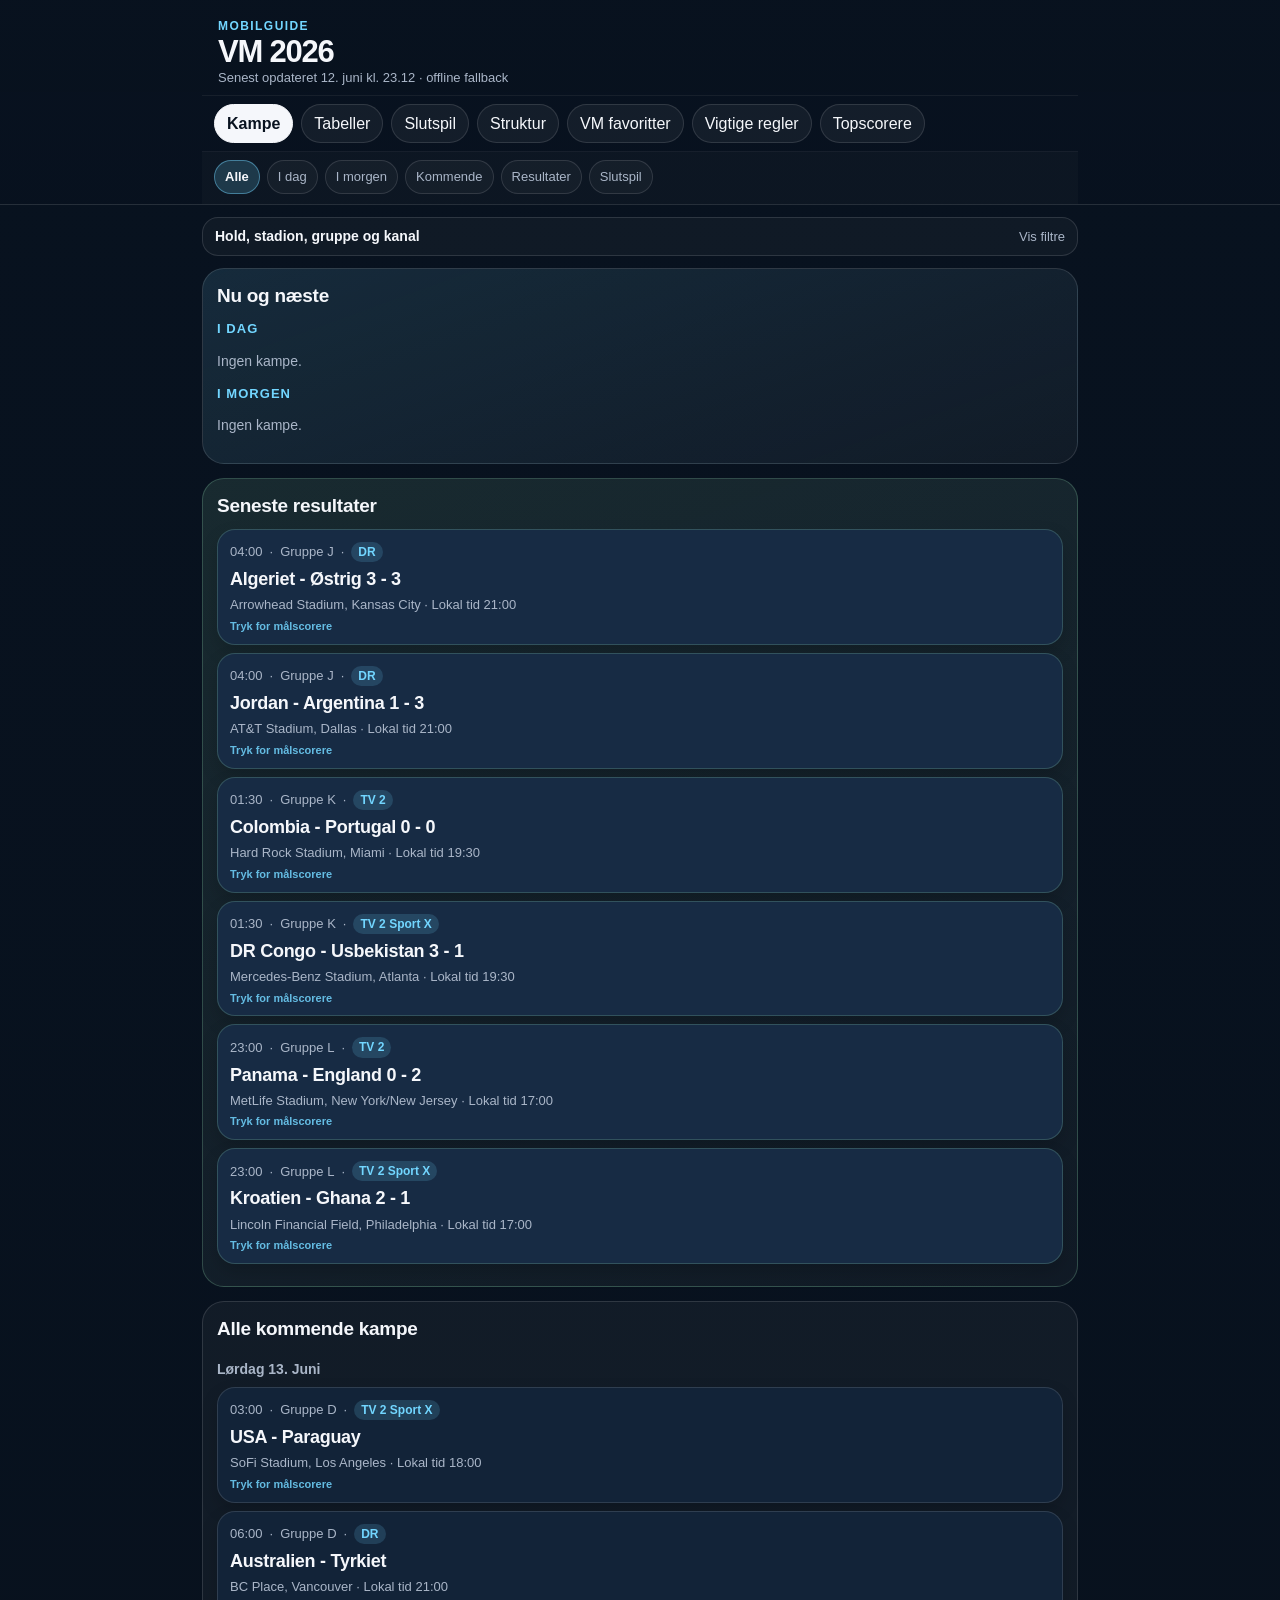
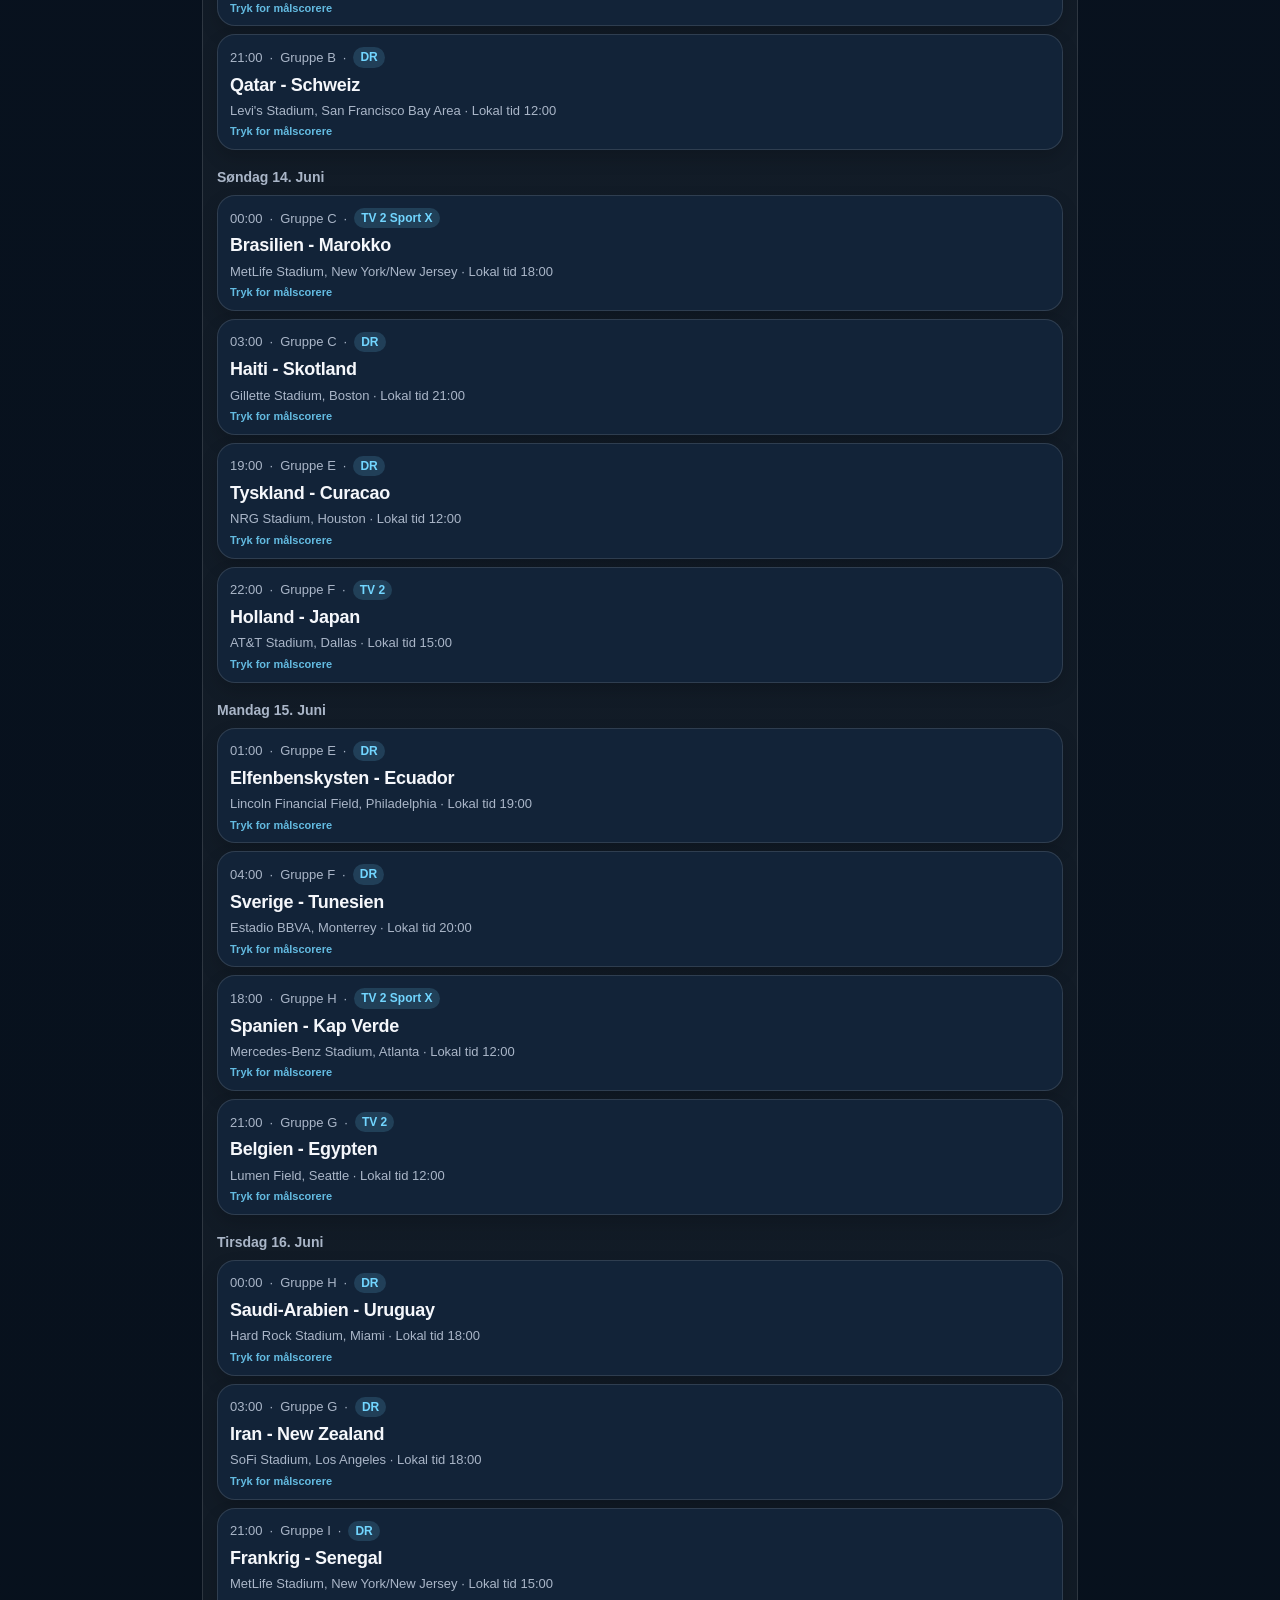
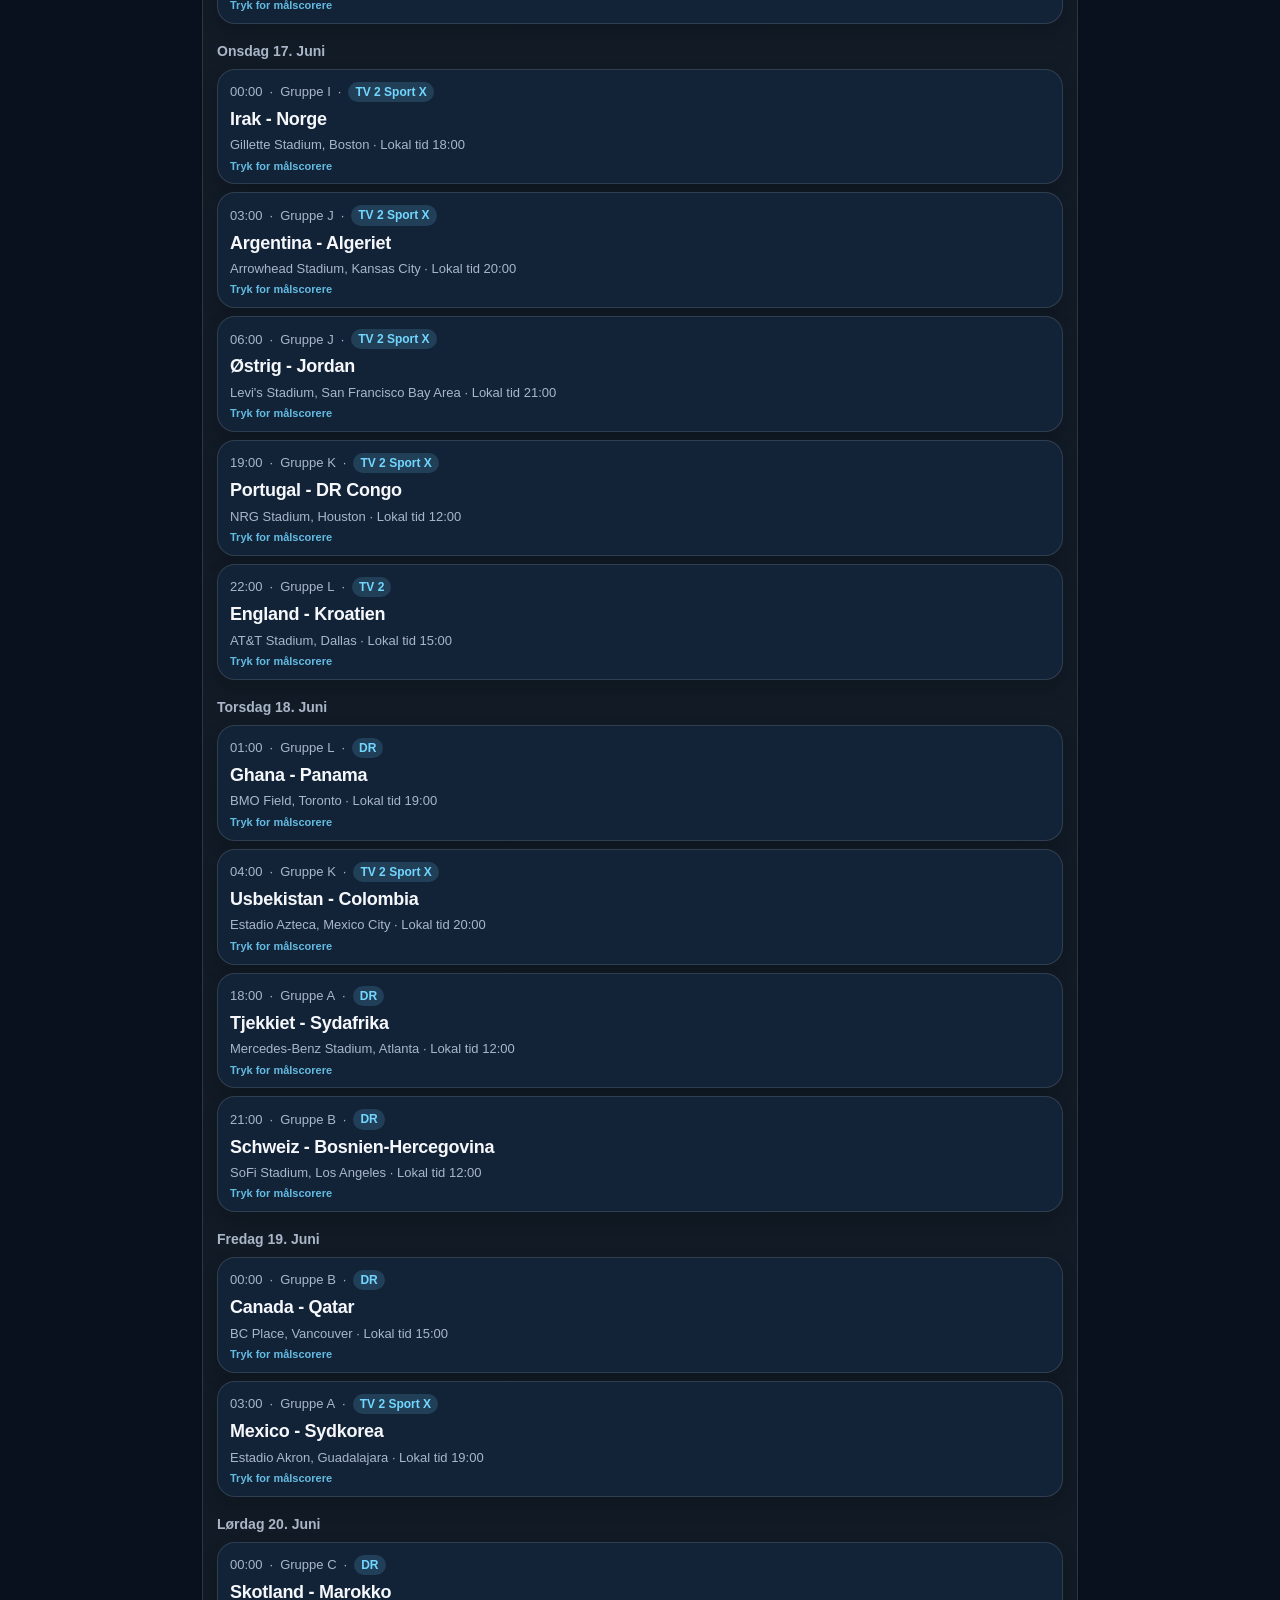
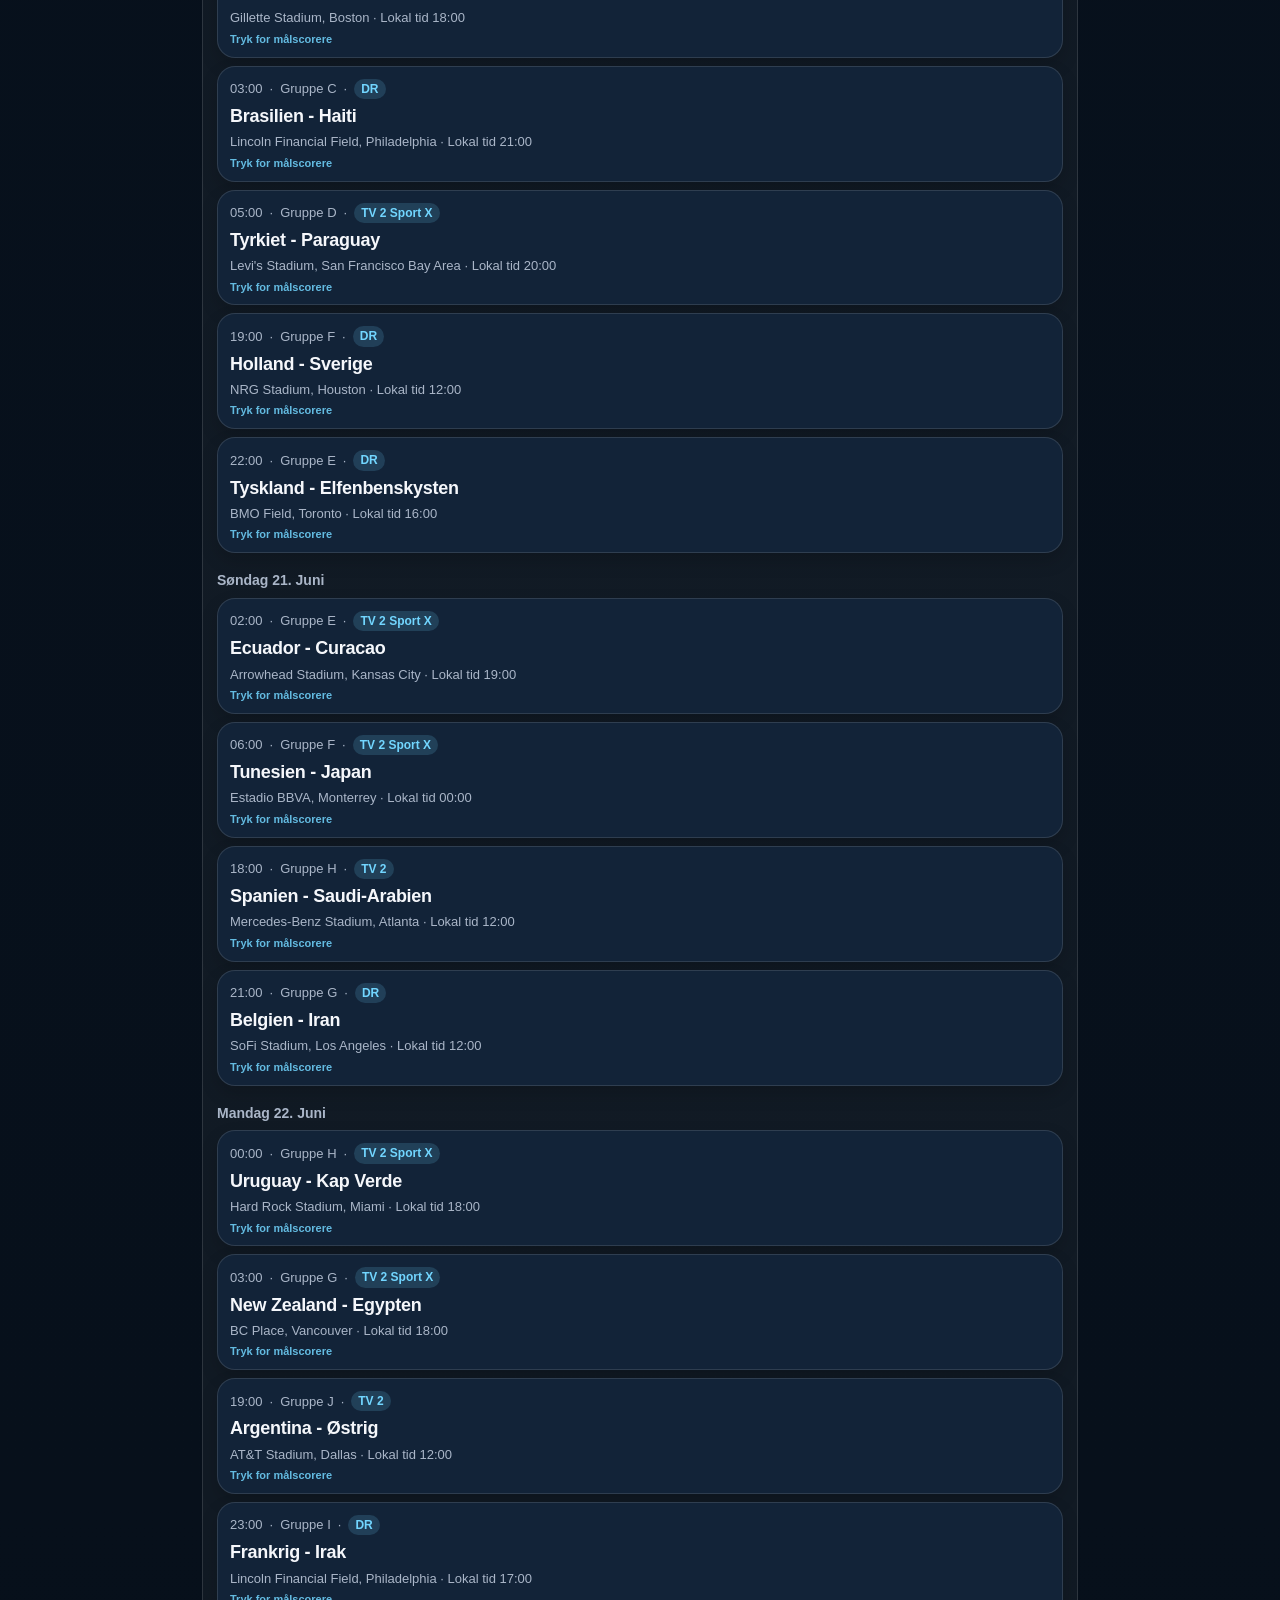
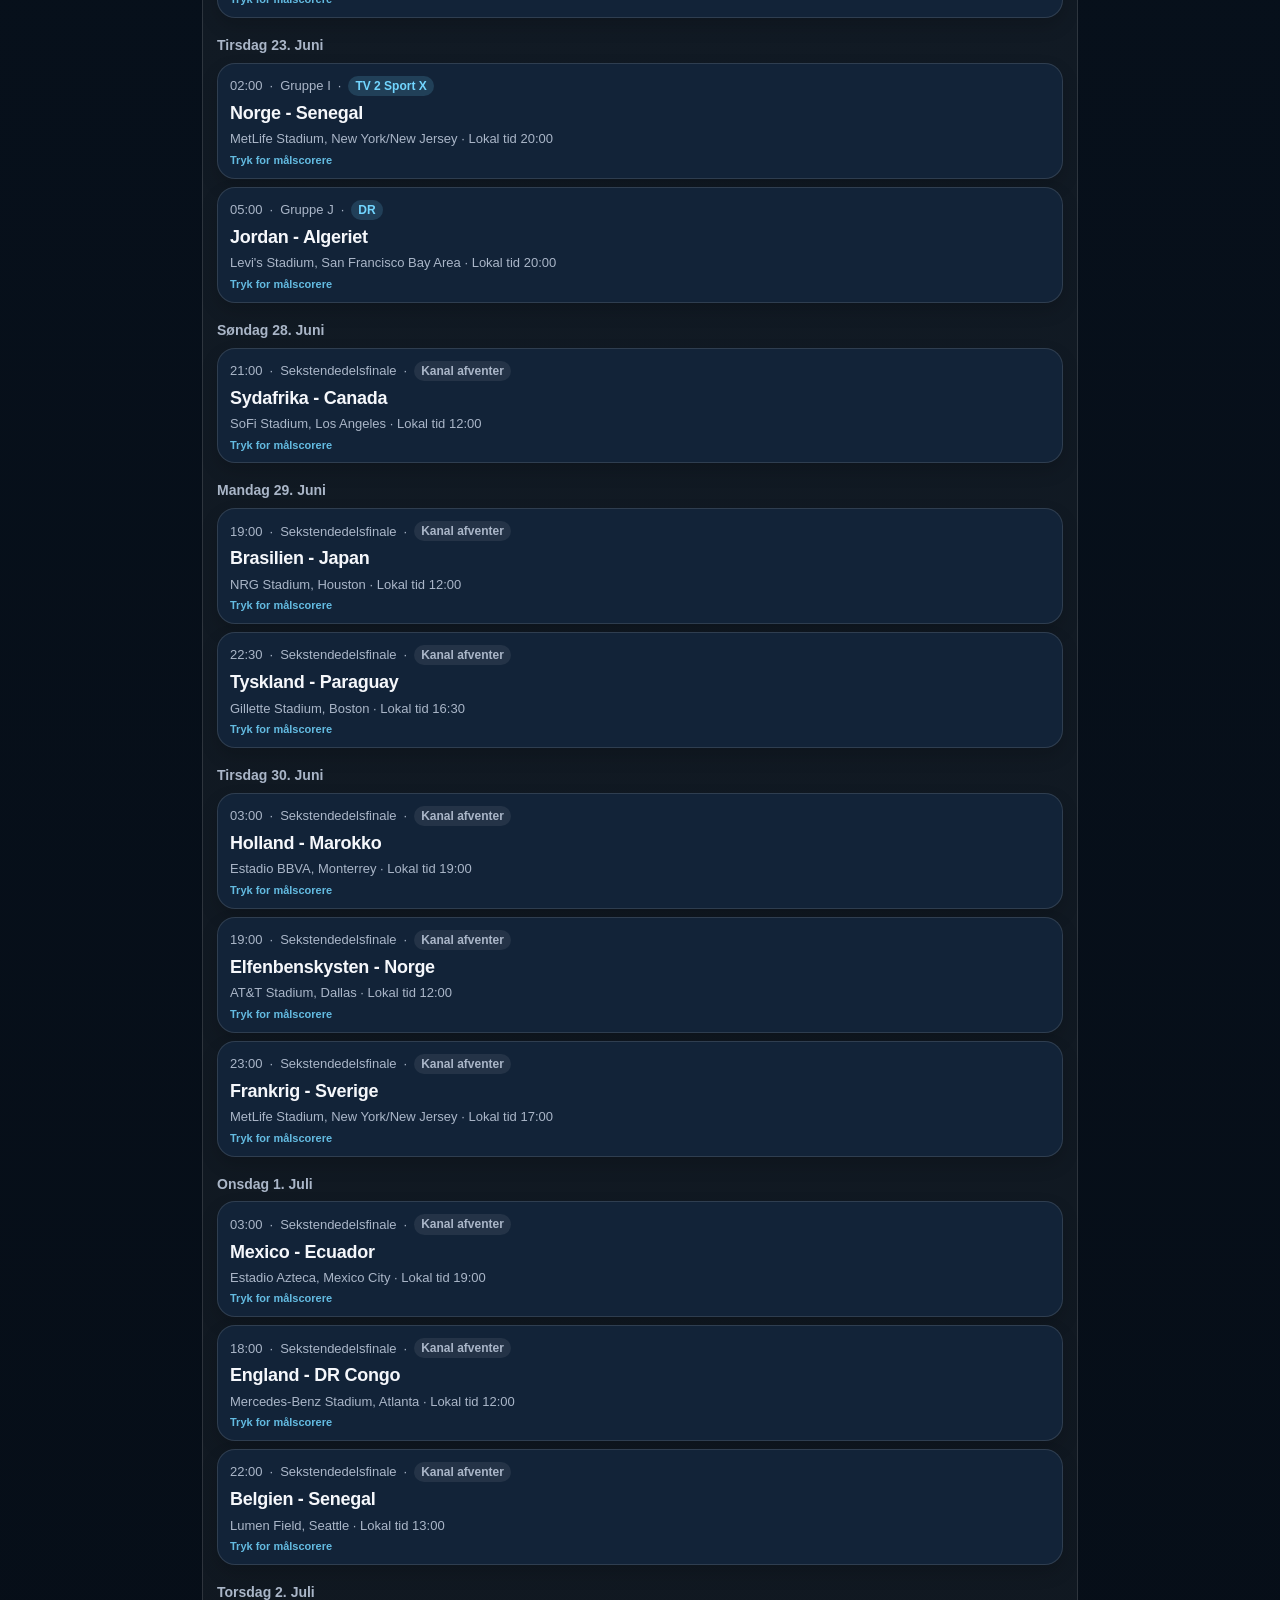
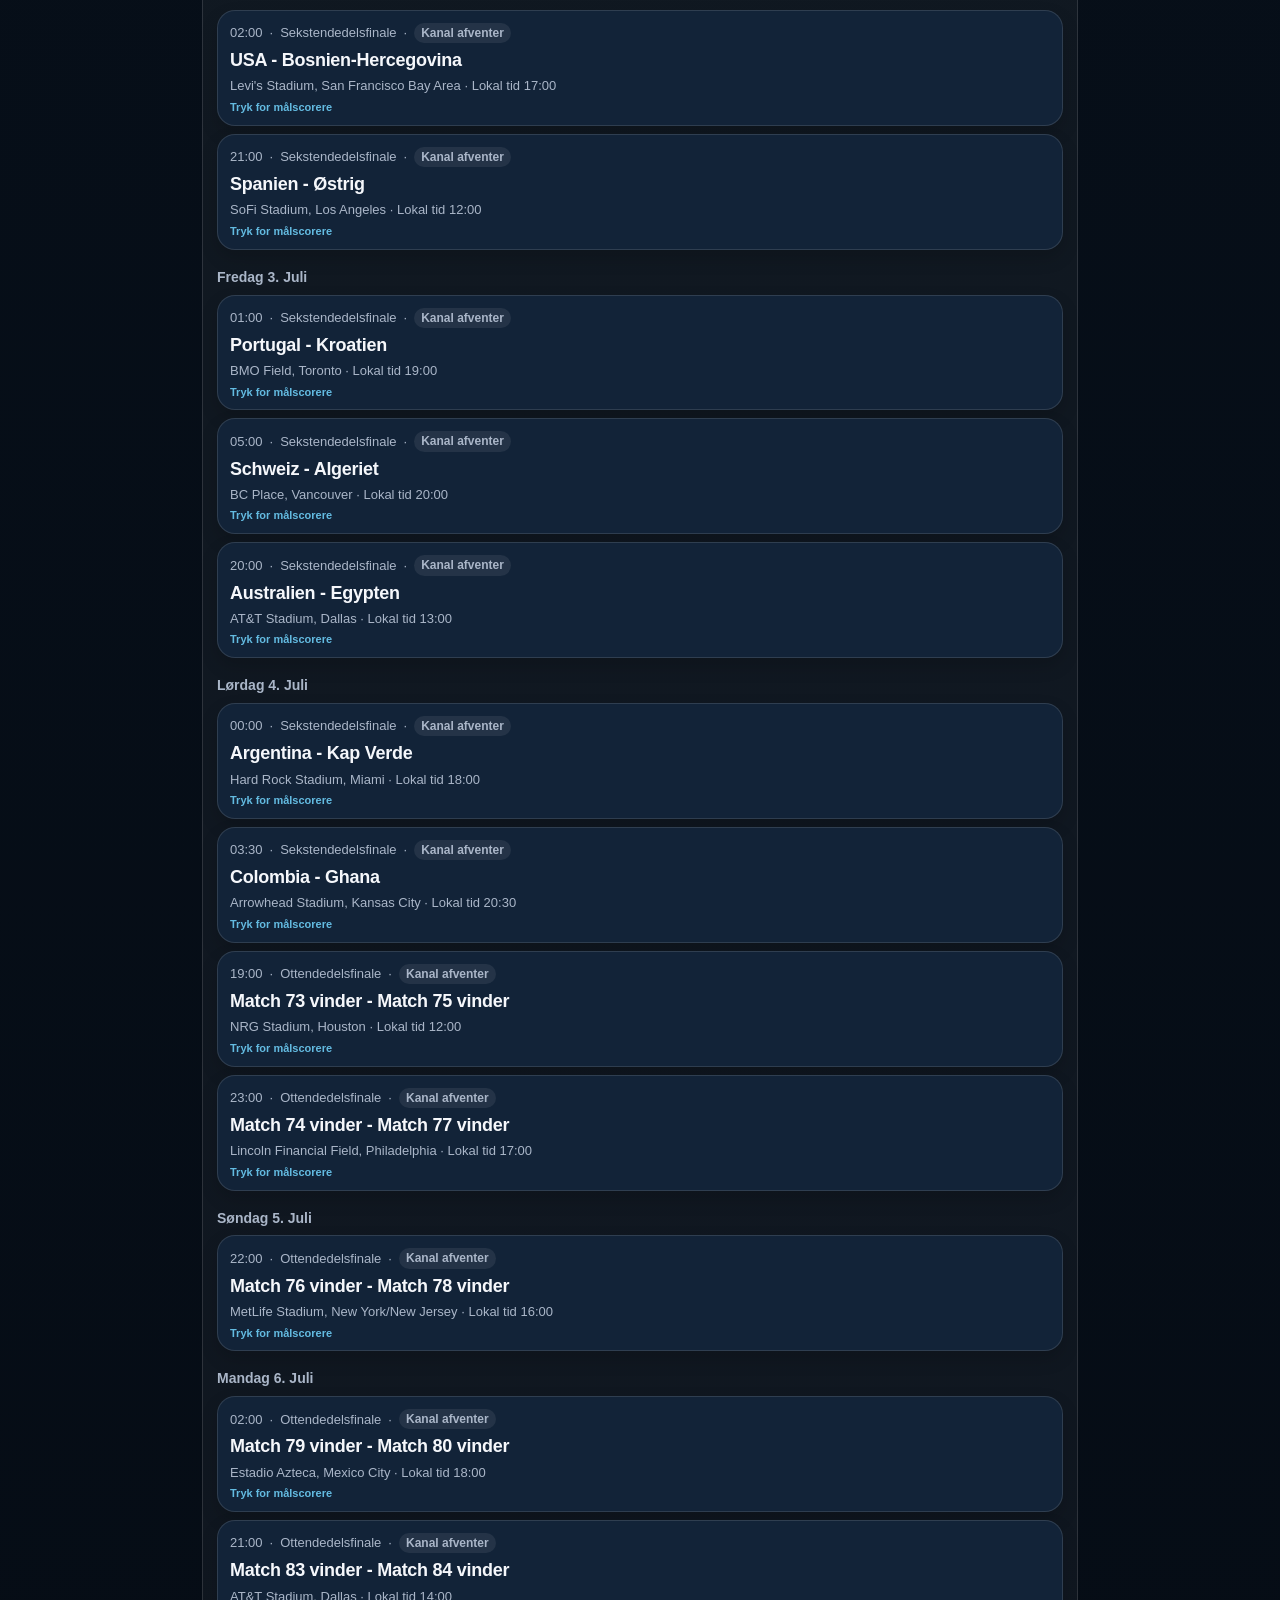
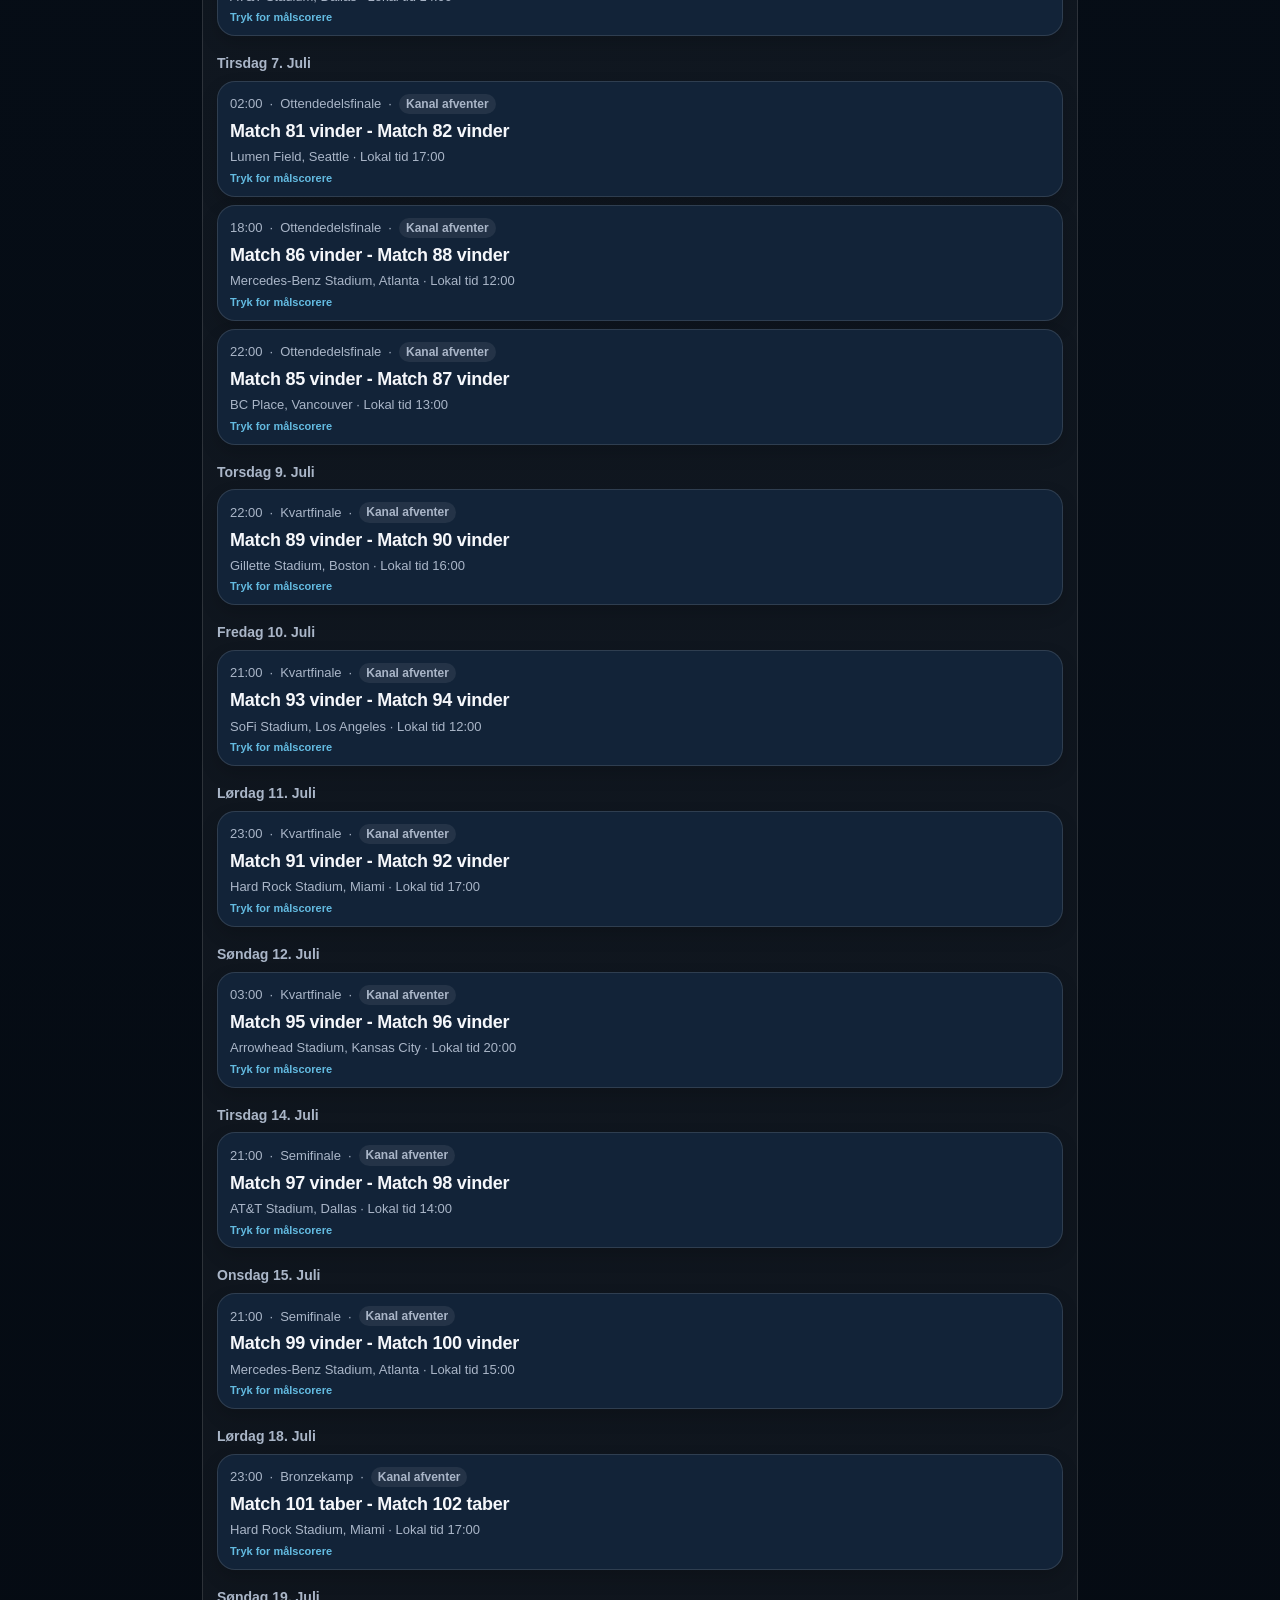
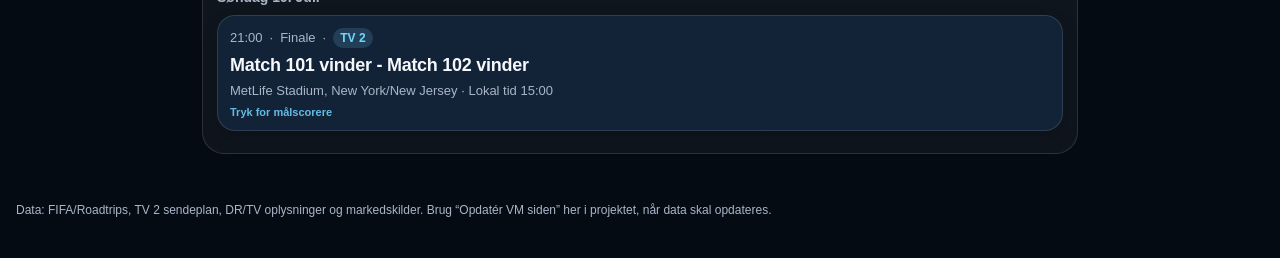
<file: index.html>
<!doctype html>
<html lang="da">
<head>
  <meta charset="utf-8" />
  <meta name="viewport" content="width=device-width, initial-scale=1, viewport-fit=cover" />
  <meta name="theme-color" content="#08121f" />
  <title>VM 2026 mobilguide</title>
  <link rel="stylesheet" href="styles.css" />
  <link rel="stylesheet" href="scorers.css" />
</head>
<body>
<div class="stickyTop">
  <div class="topInner">
<header class="hero">
  <div class="eyebrow">Mobilguide</div>
  <h1>VM 2026</h1>
  <p id="updated" class="updated">Starter VM guiden...</p>
</header>
<nav class="tabs" aria-label="Hovednavigation">
  <button class="tab active" data-view="matches">Kampe</button>
  <button class="tab" data-view="standings">Tabeller</button>
  <button class="tab" data-view="knockout">Slutspil</button>
  <button class="tab" data-view="structure">Struktur</button>
  <button class="tab" data-view="favorites">VM favoritter</button>
  <button class="tab" data-view="rules">Vigtige regler</button>
  <button class="tab" data-view="scorers">Topscorere</button>
</nav>
  <div class="quickFilterBar" aria-label="Tidsfiltre">
    <button class="chip active" data-filter="all">Alle</button><button class="chip" data-filter="today">I dag</button><button class="chip" data-filter="tomorrow">I morgen</button><button class="chip" data-filter="upcoming">Kommende</button><button class="chip" data-filter="finished">Resultater</button><button class="chip" data-filter="knockout">Slutspil</button>
  </div>
  </div>
</div>
<main>
<section id="matchesView" class="view active">
  <div id="filterShell" class="filterShell">
    <button id="filterToggle" class="filterToggle" type="button"><strong>Hold, stadion, gruppe og kanal</strong><span id="filterSummary" class="filterSummary">Vis filtre</span></button>
    <div class="filterBody">
      <div class="filterGrid" aria-label="Valgfiltre">
        <select id="teamFilter"><option value="">Alle hold</option></select>
        <select id="stageFilter"><option value="">Alle grupper/faser</option></select>
        <select id="venueFilter"><option value="">Alle stadioner/byer</option></select>
        <select id="channelFilter"><option value="">Alle kanaler</option></select>
        <button id="clearFilters" class="clearFilters" type="button">Nulstil filtre</button>
      </div>
    </div>
  </div>
  <section class="panel spotlight" id="nowNextPanel"><h2>Nu og næste</h2><div id="todayList"></div><div id="tomorrowList"></div></section>
  <section class="panel recent" id="recentPanel"><h2>Seneste resultater</h2><div id="recentResults"></div></section>
  <section class="panel" id="listPanel"><h2 id="listTitle">Kommende kampe</h2><div id="matchList"></div></section>
</section>
<section id="standingsView" class="view"><section class="panel"><h2>Tabeller</h2><p class="muted">Beregnes automatisk ud fra spillede gruppekampe i data.</p><div id="standingsList"></div></section></section>
<section id="knockoutView" class="view"><section class="panel"><h2>Slutspil</h2><div id="knockoutList"></div></section></section>
<section id="structureView" class="view"><section class="panel"><h2>Turneringsstruktur</h2><div id="structureList"></div></section></section>
<section id="favoritesView" class="view"><section class="panel"><h2>VM favoritter</h2><p class="muted">Markedsoverblik med vinderodds og prediction-market bud. Ikke en spilleanbefaling.</p><div id="favoritesList"></div></section></section>
<section id="rulesView" class="view"><section class="panel"><h2>Vigtige regler</h2><div id="rulesList"></div></section></section>
<section id="scorersView" class="view"><section class="panel"><h2>Topscorere</h2><p class="muted">Beregnes automatisk ud fra målscorerdata i kampene.</p><div id="scorersList"></div></section></section>
</main>
<footer><p>Data: FIFA/Roadtrips, TV 2 sendeplan, DR/TV oplysninger og markedskilder. Brug “Opdatér VM siden” her i projektet, når data skal opdateres.</p></footer>
<script src="app.js" defer></script>
<script src="live-scorer-normalizer.js" defer></script>
<script src="live-data-guard.js" defer></script>
<script src="scorers-loader.js" defer></script>
<script src="scorers-extra-loader.js" defer></script>
<script src="espn-scorers.js" defer></script>
<script src="match-overrides-loader.js" defer></script>
<script src="ui-fixes.js" defer></script>
</body>
</html>
</file>
<file: styles.css>
:root { --bg:#08121f; --bg2:#0d1d31; --card:#122338; --card2:#172b44; --text:#f5f7fb; --muted:#aab6c8; --line:rgba(255,255,255,.12); --accent:#72d6ff; --good:#9ff0c1; --warn:#ffd36a; --soft:rgba(255,255,255,.055); }
* { box-sizing:border-box; }
html { scroll-behavior:smooth; }
body { margin:0; font-family:-apple-system,BlinkMacSystemFont,"Segoe UI",Roboto,Arial,sans-serif; background:linear-gradient(180deg,var(--bg),#07101b 55%,#050b13); color:var(--text); font-size:16px; line-height:1.35; }
button,select { font:inherit; }
.hero { padding:24px 16px 12px; position:sticky; top:0; background:linear-gradient(180deg,rgba(8,18,31,.98),rgba(8,18,31,.92)); backdrop-filter:blur(14px); z-index:5; border-bottom:1px solid var(--line); }
.eyebrow { color:var(--accent); font-size:12px; text-transform:uppercase; letter-spacing:.12em; font-weight:800; }
.hero h1 { font-size:34px; margin:2px 0 2px; line-height:1; letter-spacing:-.04em; }
.updated { font-size:13px; color:var(--muted); margin:0; }
.tabs { display:flex; gap:8px; overflow-x:auto; padding:10px 12px; position:sticky; top:78px; background:rgba(8,18,31,.96); z-index:4; border-bottom:1px solid var(--line); scrollbar-width:none; }
.tabs::-webkit-scrollbar,.chipRow::-webkit-scrollbar { display:none; }
.tab,.chip,.ghostBtn { border:1px solid var(--line); background:rgba(255,255,255,.05); color:var(--text); border-radius:999px; padding:8px 12px; white-space:nowrap; }
.tab.active,.chip.active { background:var(--text); color:#08121f; border-color:var(--text); font-weight:800; }
main { padding:12px; }
.view { display:none; } .view.active { display:block; }
.panel { background:rgba(255,255,255,.045); border:1px solid var(--line); border-radius:22px; padding:14px; margin:0 0 14px; }
.panel h2 { font-size:19px; margin:0 0 10px; letter-spacing:-.015em; }
.spotlight { background:linear-gradient(160deg,rgba(114,214,255,.13),rgba(255,255,255,.04)); }
.recent { background:linear-gradient(160deg,rgba(159,240,193,.11),rgba(255,255,255,.04)); border-color:rgba(159,240,193,.22); }
.filterShell { margin:0 0 12px; }
.filterToggle { width:100%; display:flex; justify-content:space-between; align-items:center; gap:12px; border:1px solid var(--line); background:linear-gradient(160deg,rgba(255,255,255,.075),rgba(255,255,255,.035)); color:var(--text); border-radius:18px; padding:11px 13px; }
.filterToggle strong { font-size:15px; }
.filterSummary { color:var(--muted); font-size:13px; overflow:hidden; text-overflow:ellipsis; white-space:nowrap; }
.filterBody { display:none; margin-top:8px; background:rgba(255,255,255,.035); border:1px solid var(--line); border-radius:18px; padding:10px; }
.filterShell.open .filterBody { display:block; }
.filterGrid { display:grid; grid-template-columns:1fr 1fr; gap:8px; }
.filterGrid select,.clearFilters { width:100%; border:1px solid var(--line); border-radius:14px; background:rgba(255,255,255,.07); color:var(--text); padding:10px 11px; font-size:14px; min-width:0; }
.filterGrid option { background:#122338; color:#f5f7fb; }
.clearFilters { grid-column:1/-1; background:rgba(114,214,255,.12); color:var(--accent); font-weight:800; }
.chipRow { display:flex; gap:8px; overflow-x:auto; padding:0 0 10px; margin-bottom:8px; }
.subhead { font-size:13px; text-transform:uppercase; letter-spacing:.08em; color:var(--accent); font-weight:800; margin:12px 0 6px; }
.dateHead { font-size:14px; color:var(--muted); font-weight:800; text-transform:capitalize; margin:18px 0 8px; }
.card { background:var(--card); border:1px solid var(--line); border-radius:18px; padding:12px 12px 10px; margin:8px 0; box-shadow:0 8px 18px rgba(0,0,0,.16); }
.card.finished { background:var(--card2); border-color:rgba(159,240,193,.20); }
.meta { font-size:13px; color:var(--muted); display:flex; gap:7px; align-items:center; flex-wrap:wrap; }
.teams { font-weight:850; font-size:18px; margin:5px 0 5px; letter-spacing:-.015em; }
.venue { font-size:13px; color:var(--muted); }
.badge { font-size:12px; border-radius:999px; padding:2px 7px; background:rgba(114,214,255,.16); color:var(--accent); font-weight:800; }
.badge.pending { background:rgba(255,255,255,.075); color:var(--muted); }
.empty,.muted { color:var(--muted); font-size:14px; }
.standingGroup { margin:14px 0 18px; } .standingGroup h3 { margin:0 0 8px; font-size:16px; }
.standingTable { width:100%; border-collapse:collapse; background:rgba(255,255,255,.035); border-radius:16px; overflow:hidden; }
.standingTable th,.standingTable td { padding:8px 6px; border-bottom:1px solid var(--line); font-size:13px; text-align:right; }
.standingTable th:first-child,.standingTable td:first-child { text-align:left; }
.favoriteCard,.ruleCard { background:var(--card); border:1px solid var(--line); border-radius:18px; padding:12px; margin:8px 0; }
.favoriteTop { display:flex; justify-content:space-between; gap:12px; align-items:baseline; } .favoriteTop strong { font-size:18px; }
.odds { font-weight:850; color:var(--accent); }
.ruleCard h3 { margin:0 0 6px; font-size:16px; }
.ruleCard ul { margin:6px 0 0; padding-left:19px; color:var(--muted); }
footer { color:var(--muted); font-size:12px; padding:10px 16px 28px; }
a { color:var(--accent); }
@media (min-width:700px){ .tabs{justify-content:flex-start} }
@media (max-width:380px){ .filterGrid{grid-template-columns:1fr} }

/* v9 layout polish */
.hero { z-index:30; }
.tabs { z-index:29; top:82px; }
.filterShell { position:sticky; top:132px; z-index:28; margin:0 0 12px; padding:8px 0 6px; background:linear-gradient(180deg,rgba(8,18,31,.98),rgba(8,18,31,.90)); backdrop-filter:blur(14px); border-bottom:1px solid rgba(255,255,255,.07); }
.chipRow { display:flex; gap:7px; overflow-x:auto; padding:0 0 7px; scrollbar-width:none; }
.chip { padding:7px 10px; font-size:13px; background:rgba(255,255,255,.035); color:var(--muted); }
.chip.active { background:rgba(114,214,255,.18); color:var(--text); border-color:rgba(114,214,255,.45); font-weight:800; }
.filterToggle { padding:9px 12px; border-radius:16px; background:rgba(255,255,255,.035); }
.filterToggle strong { font-size:14px; }
.filterBody { margin-top:7px; }
.flow { display:flex; align-items:center; gap:8px; overflow-x:auto; padding:8px 2px 12px; scrollbar-width:none; }
.flowStep { flex:0 0 150px; background:var(--card); border:1px solid var(--line); border-radius:18px; padding:12px; min-height:96px; }
.flowStep strong { display:block; font-size:18px; margin-bottom:3px; }
.flowArrow { color:var(--accent); font-weight:900; }
.routeGrid { display:grid; gap:8px; }
.routeCard { background:rgba(255,255,255,.045); border:1px solid var(--line); border-radius:16px; padding:10px 11px; }
.routeCard strong { color:var(--accent); }
.ruleNote { background:rgba(114,214,255,.10); border:1px solid rgba(114,214,255,.25); border-radius:16px; padding:10px 12px; margin:8px 0; color:var(--text); }
.favoriteCard .sourceLine { font-size:12px; color:var(--muted); margin-top:8px; }
@media (max-width:430px){ .hero h1{font-size:30px}.tabs{top:76px}.filterShell{top:126px}.tab{padding:8px 10px;font-size:13px}.flowStep{flex-basis:138px} }

  

/* v10: stable sticky header and click-safe navigation */
.stickyTop{
  position:sticky;
  top:0;
  z-index:100;
  background:linear-gradient(180deg,rgba(8,18,31,.99),rgba(8,18,31,.95));
  backdrop-filter:blur(14px);
  border-bottom:1px solid var(--line);
}

.topInner{max-width:1120px;margin:0 auto;padding:0 12px;}
main{max-width:1120px;margin:0 auto;padding:12px;}
.tabs{justify-content:flex-start; padding-left:0 !important; padding-right:0 !important;}
.quickFilterBar{padding:8px 0 10px;}
.hero{padding:18px 0 8px !important;}
.filterShell{margin-top:6px !important;}
.bracketWrap{overflow-x:auto;padding-bottom:6px;}
.bracket{display:grid;grid-template-columns:repeat(5, minmax(170px,1fr));gap:14px;min-width:980px;align-items:start;}
.roundCol{display:flex;flex-direction:column;gap:12px;}
.roundHead{font-size:13px;text-transform:uppercase;letter-spacing:.08em;color:var(--accent);font-weight:800;margin:0 0 4px;}
.matchNode{background:rgba(255,255,255,.045);border:1px solid var(--line);border-radius:16px;padding:10px 11px;min-height:74px;display:flex;flex-direction:column;justify-content:center;}
.matchNode strong{display:block;font-size:14px;color:var(--text);margin-bottom:4px;}
.matchNode .small{font-size:12px;color:var(--muted);}
.matchNode.accent{background:rgba(114,214,255,.10);border-color:rgba(114,214,255,.28);}
.matchSpacer{height:42px;}
.structureNote{font-size:13px;color:var(--muted);margin:10px 0 0;}
@media (max-width:430px){.hero{padding:14px 0 7px !important;}}

.hero{
  position:static !important;
  top:auto !important;
  z-index:auto !important;
  border-bottom:0 !important;
  background:transparent !important;
  backdrop-filter:none !important;
  padding:18px 16px 8px !important;
}
.hero h1{font-size:31px;}
.tabs{
  position:static !important;
  top:auto !important;
  z-index:auto !important;
  background:transparent !important;
  border-top:1px solid rgba(255,255,255,.06);
  border-bottom:1px solid rgba(255,255,255,.06);
  padding:8px 12px !important;
}
.quickFilterBar{
  display:flex;
  gap:7px;
  overflow-x:auto;
  padding:8px 12px 10px;
  scrollbar-width:none;
  background:rgba(255,255,255,.018);
}
.quickFilterBar::-webkit-scrollbar{display:none;}
.quickFilterBar .chip{
  padding:7px 10px;
  font-size:13px;
  background:rgba(255,255,255,.035);
  color:var(--muted);
}
.quickFilterBar .chip.active{
  background:rgba(114,214,255,.18);
  color:var(--text);
  border-color:rgba(114,214,255,.45);
  font-weight:800;
}
.filterShell{
  position:static !important;
  top:auto !important;
  z-index:auto !important;
  margin:0 0 12px !important;
  padding:0 !important;
  background:transparent !important;
  backdrop-filter:none !important;
  border-bottom:0 !important;
}
.view,.panel{scroll-margin-top:170px;}
@media (max-width:430px){
  .hero{padding:14px 16px 7px !important;}
  .hero h1{font-size:28px;}
  .tabs{padding:7px 12px !important;}
}


/* v12: restore menu handler and keep header rows aligned */
.stickyTop .topInner{max-width:1120px;margin-left:auto;margin-right:auto;padding-left:12px;padding-right:12px;}
.stickyTop .tabs,.stickyTop .quickFilterBar{margin-left:0;margin-right:0;}
@media (min-width:700px){.stickyTop .topInner, main{max-width:760px;}}
@media (min-width:1100px){.stickyTop .topInner, main{max-width:900px;}}


/* v13: FIFA illustration in Struktur */
.structureImageCard{padding:12px;}
.structureImageShell{
  overflow-x:auto;
  -webkit-overflow-scrolling:touch;
  border-radius:18px;
  border:1px solid rgba(255,255,255,.14);
  background:#020408;
  box-shadow:0 14px 30px rgba(0,0,0,.28);
}
.structureImageShell img{
  display:block;
  width:1180px;
  max-width:none;
  height:auto;
}
.structureHint{
  margin:10px 2px 0;
  color:var(--muted);
  font-size:13px;
}
.structureQuick{
  display:grid;
  grid-template-columns:repeat(3,1fr);
  gap:8px;
  margin-top:10px;
}
.structureQuick div{
  background:rgba(255,255,255,.045);
  border:1px solid var(--line);
  border-radius:15px;
  padding:10px;
  font-size:13px;
  color:var(--muted);
}
.structureQuick strong{display:block;color:var(--text);font-size:15px;margin-bottom:3px;}
@media (max-width:700px){.structureImageShell img{width:1120px}.structureQuick{grid-template-columns:1fr}.structureImageCard{padding:10px}}


.liveStatus{font-size:12px;color:var(--muted);margin-top:3px;}
</file>
<file: scorers.css>
/* Match details and top scorer tab */
.card{display:block;}
.matchSummary{list-style:none;cursor:pointer;}
.matchSummary::-webkit-details-marker{display:none;}
.tapHint{font-size:11px;color:var(--accent);font-weight:800;margin-top:5px;opacity:.85;}
.goalDetails{margin-top:9px;padding-top:9px;border-top:1px solid var(--line);}
.detailTitle{font-size:12px;text-transform:uppercase;letter-spacing:.08em;color:var(--accent);font-weight:850;margin-bottom:7px;}
.goalList{list-style:none;margin:0;padding:0;display:grid;gap:7px;}
.goalList li{display:flex;justify-content:space-between;gap:10px;background:rgba(255,255,255,.045);border:1px solid var(--line);border-radius:13px;padding:8px 9px;}
.goalList span{font-weight:800;}
.goalList em{font-style:normal;color:var(--muted);font-size:12px;text-align:right;}
.detailMeta{font-size:11px;color:var(--muted);margin-top:8px;}
.scorerTable{display:grid;gap:6px;}
.scorerRow{display:grid;grid-template-columns:1.4fr 1fr 48px;gap:8px;align-items:center;background:rgba(255,255,255,.045);border:1px solid var(--line);border-radius:13px;padding:9px 10px;font-size:14px;}
.scorerHead{color:var(--muted);font-size:12px;text-transform:uppercase;letter-spacing:.08em;font-weight:850;background:transparent;border-color:transparent;padding-bottom:3px;}
.scorerRow strong{text-align:right;color:var(--accent);font-size:18px;}
.compactGoalDetails{padding-top:8px;margin-top:8px;}
.compactGoalHeader{font-size:11px;text-transform:uppercase;letter-spacing:.09em;color:var(--accent);font-weight:850;margin-bottom:6px;opacity:.9;}
.goalColumns{display:grid;grid-template-columns:1fr 1fr;gap:8px;}
.goalColumn{background:rgba(255,255,255,.035);border:1px solid rgba(255,255,255,.08);border-radius:13px;padding:7px;min-width:0;}
.goalTeamTitle{font-size:10px;text-transform:uppercase;letter-spacing:.08em;color:var(--muted);font-weight:850;margin-bottom:5px;white-space:nowrap;overflow:hidden;text-overflow:ellipsis;}
.goalPill{display:flex;align-items:baseline;justify-content:space-between;gap:6px;padding:4px 0;border-top:1px solid rgba(255,255,255,.055);}
.goalPill:first-of-type{border-top:0;}
.goalPlayer{font-size:12px;line-height:1.15;font-weight:750;white-space:normal;}
.goalMinute{font-size:10px;line-height:1.1;color:var(--muted);text-align:right;white-space:nowrap;}
.goalEmpty{font-size:11px;color:var(--muted);opacity:.72;padding:3px 0;}
.goalOther{margin-top:7px;display:grid;gap:3px;background:rgba(255,255,255,.025);border-radius:12px;padding:6px 7px;}
.compactMeta{font-size:10px;margin-top:7px;opacity:.75;}
.compactEmpty{font-size:12px;margin:0;}
@media (max-width:430px){.scorerRow{grid-template-columns:1.4fr .9fr 42px;font-size:13px}.goalList li{display:block}.goalList em{display:block;text-align:left;margin-top:2px}.goalColumns{gap:6px}.goalColumn{padding:6px}.goalPlayer{font-size:11.5px}.goalMinute{font-size:9.5px}.goalTeamTitle{font-size:9.5px}}
</file>
